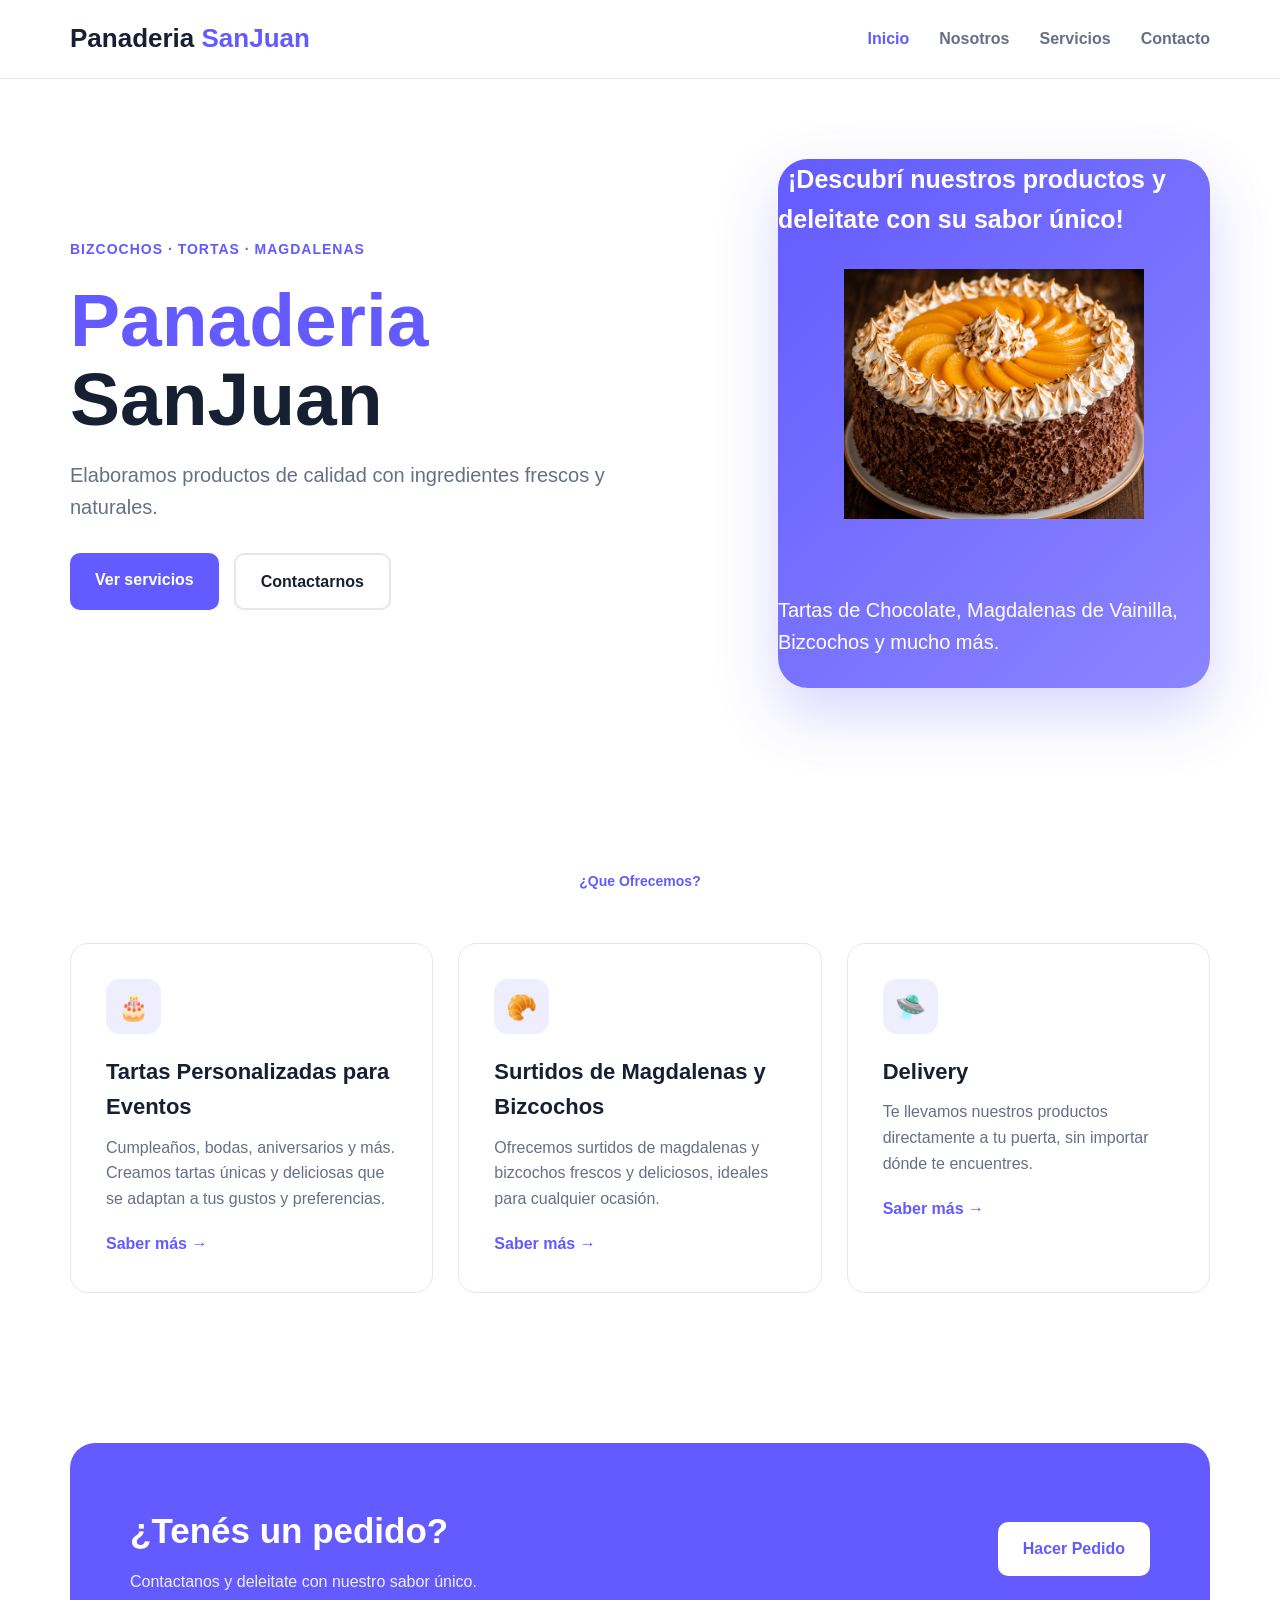
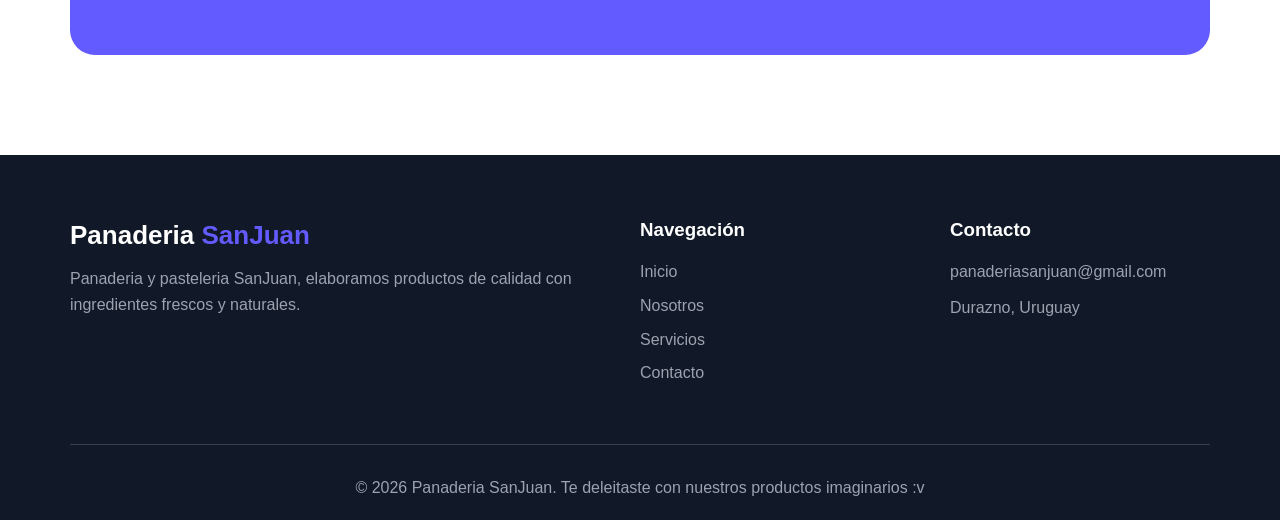
<file: index.html>
<!DOCTYPE html>
<html>
<!DOCTYPE html>
<html lang="es">

<head>
    <meta charset="UTF-8">
    <meta name="viewport" content="width=device-width, initial-scale=1.0">
    <link rel="shortcut icon" href="assets/favicon.ico" type="image/x-icon">   
    <meta name="description"
          content="Panaderia y pasteleria SanJuan, elaboramos productos de calidad con ingredientes frescos y naturales.">

    <title>Panaderia SanJuan | Inicio</title>

    <link rel="stylesheet" href="css/styles.css">
</head>

<body>

    <!-- ================= HEADER ================= -->

    <header class="header">

        <nav class="navbar">

            <a href="index.html" class="logo">
                Panaderia<span> SanJuan</span>
            </a>

            <button class="menu-btn" id="menuBtn">
                ☰
            </button>

            <ul class="menu" id="menu">

                <li>
                    <a href="index.html" class="activo">
                        Inicio
                    </a>
                </li>

                <li>
                    <a href="nosotros.html">
                        Nosotros
                    </a>
                </li>

                <li>
                    <a href="servicios.html">
                        Servicios
                    </a>
                </li>

                <li>
                    <a href="contacto.html">
                        Contacto
                    </a>
                </li>

            </ul>

        </nav>

    </header>


    <!-- ================= HERO ================= -->

    <main>

        <section class="hero">

            <div class="hero-contenido">

                <span class="etiqueta">
                    BIZCOCHOS · TORTAS · MAGDALENAS
                </span>

                <h1>
                   <span>Panaderia</span> SanJuan 
                </h1>

                <p>
                    Elaboramos productos de calidad con ingredientes frescos y naturales.
                </p>

                <div class="hero-botones">

                    <a href="servicios.html" class="btn btn-principal">
                        Ver servicios
                    </a>

                    <a href="contacto.html" class="btn btn-secundario">
                        Contactarnos
                    </a>

                </div>

            </div>

            <div class="hero-card">

                <div class="codigo">
                    <strong> ¡Descubrí nuestros productos y deleitate con su sabor único!</strong>
                </div>

                <div class="hero-icon">
                    <img src="assets/presentation.png" width="300" height="250">
                </div>

                <p>
                Tartas de Chocolate, Magdalenas de Vainilla, Bizcochos y mucho más.     
                </p>

            </div>

        </section>


        <!-- ================= SERVICIOS DESTACADOS ================= -->

        <section class="seccion">

            <div class="titulo-seccion">
            <span>¿Que Ofrecemos?</span>
            </div>


            <div class="tarjetas">

                <article class="tarjeta">

                    <div class="icono">
                        🎂
                    </div>

                    <h3>
                        Tartas Personalizadas para Eventos
                    </h3>

                    <p>
                        Cumpleaños, bodas, aniversarios y más. Creamos tartas únicas y deliciosas que se adaptan a tus gustos y preferencias.
                    </p>

                    <a href="servicios.html">
                        Saber más →
                    </a>

                </article>


                <article class="tarjeta">

                    <div class="icono">
                        🥐
                    </div>

                    <h3>
                        Surtidos de Magdalenas y Bizcochos
                    </h3>

                    <p>
                        Ofrecemos surtidos de magdalenas y bizcochos frescos y deliciosos, ideales para cualquier ocasión.
                    </p>

                    <a href="servicios.html">
                        Saber más →
                    </a>

                </article>


                <article class="tarjeta">

                    <div class="icono">
                        🛸
                    </div>

                    <h3>
                        Delivery
                    </h3>

                    <p>
                      Te llevamos nuestros productos directamente a tu puerta, sin importar dónde te encuentres.
                    </p>

                    <a href="servicios.html">
                        Saber más →
                    </a>

                </article>

            </div>

        </section>


        <!-- ================= CTA ================= -->

        <section class="cta">

            <div>

                <h2>
                    ¿Tenés un pedido?
                </h2>

                <p>
                   Contactanos y deleitate con nuestro sabor único.
                </p>

            </div>

            <a href="contacto.html" class="btn btn-blanco">
                Hacer Pedido
            </a>

        </section>

    </main>


    <!-- ================= FOOTER ================= -->

    <footer class="footer">

        <div class="footer-contenido">

            <div>

                <a href="index.html" class="logo">
                    Panaderia<span> SanJuan</span>
                </a>

                <p>
                Panaderia y pasteleria SanJuan, elaboramos productos de calidad con ingredientes frescos y naturales.
                </p>

            </div>


            <div>

                <h3>
                    Navegación
                </h3>

                <a href="index.html">Inicio</a>
                <a href="nosotros.html">Nosotros</a>
                <a href="servicios.html">Servicios</a>
                <a href="contacto.html">Contacto</a>

            </div>


            <div>

                <h3>
                    Contacto
                </h3>

                <p>
                    panaderiasanjuan@gmail.com
                </p>

                <p>
                    Durazno, Uruguay
                </p>

            </div>

        </div>


        <div class="copyright">

            <p>
                © 2026 Panaderia SanJuan. Te deleitaste con nuestros productos imaginarios :v
            </p>

        </div>

    </footer>


    <script src="js/script.js"></script>

</body>

</html>
<!DOCTYPE>
</file>
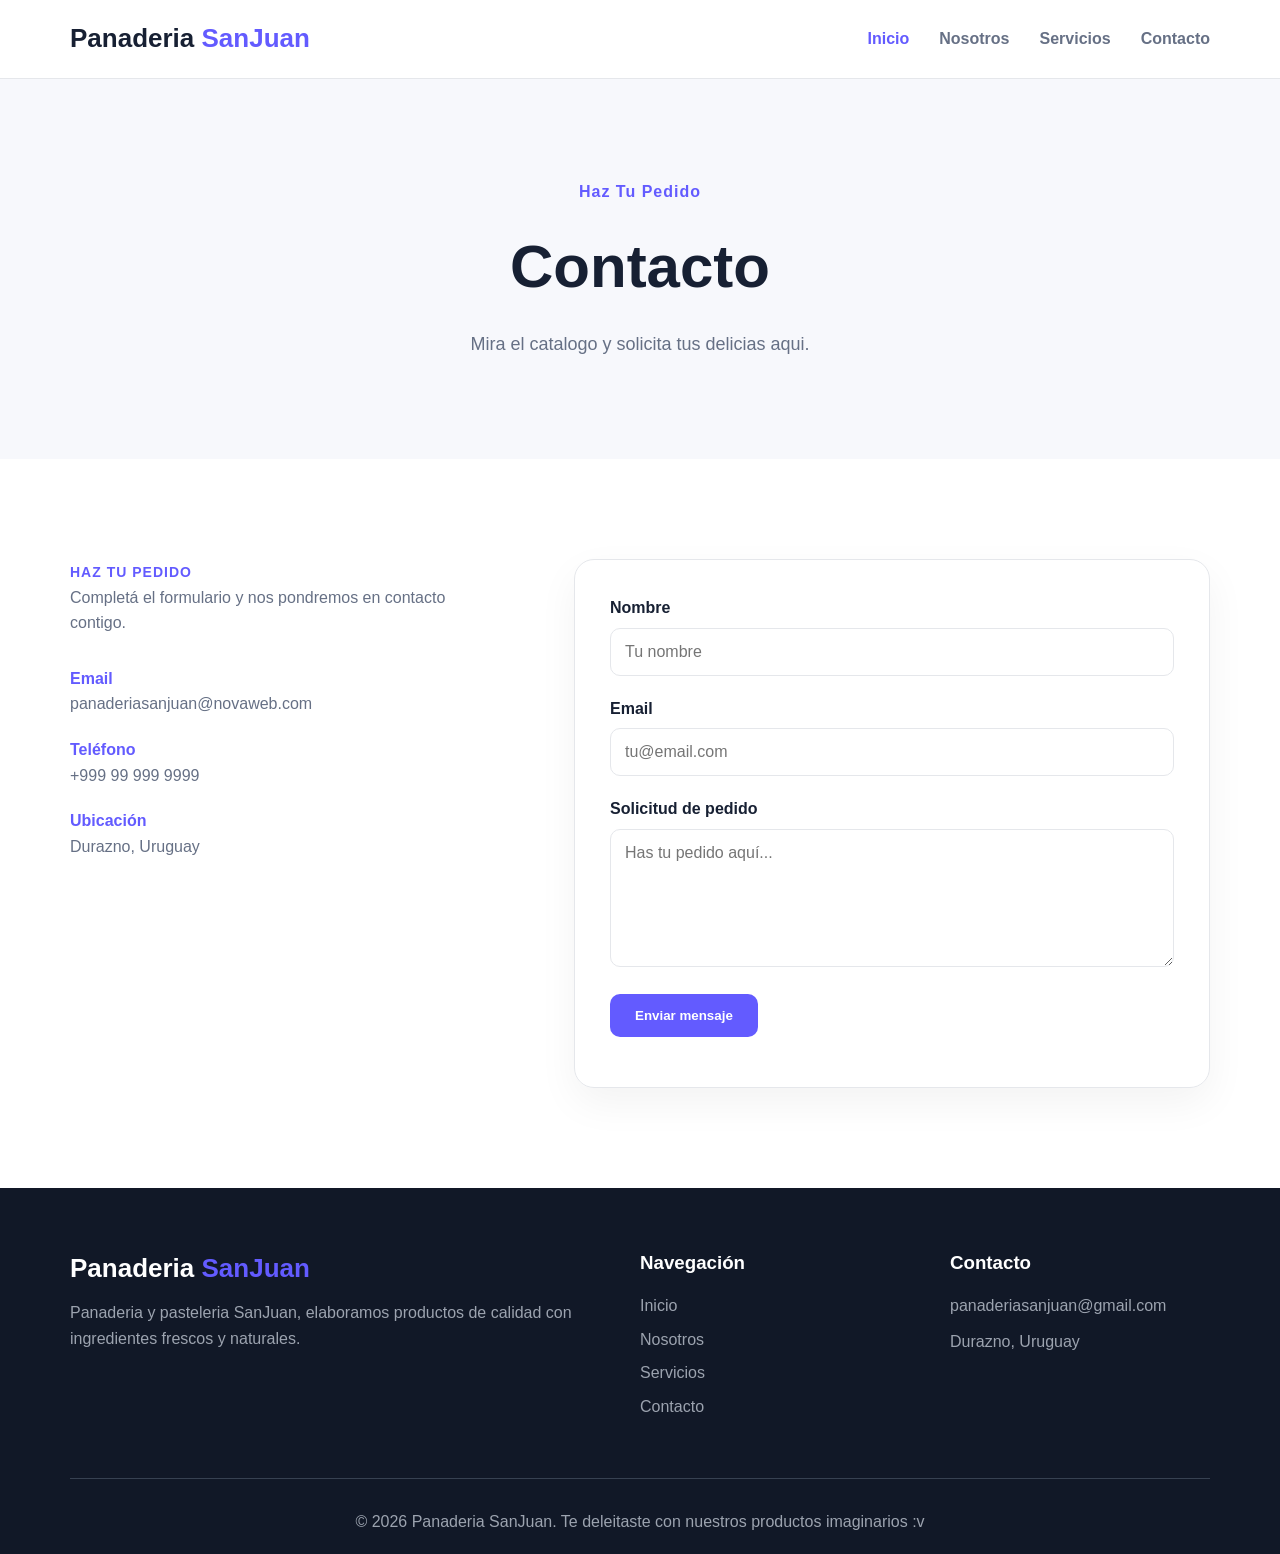
<file: contacto.html>
<!DOCTYPE html>
<html lang="es">

<head>
    <meta charset="UTF-8">
    <meta name="viewport" content="width=device-width, initial-scale=1.0">
    <link rel="shortcut icon" href="assets/favicon.ico" type="image/x-icon">   
    <meta name="description"
          content="Panaderia y pasteleria SanJuan, elaboramos productos de calidad con ingredientes frescos y naturales.">

    <title>Panaderia SanJuan | Inicio</title>

    <link rel="stylesheet" href="css/styles.css">
</head>

<body>


   <!-- ================= HEADER ================= -->

    <header class="header">

        <nav class="navbar">

            <a href="index.html" class="logo">
                Panaderia<span> SanJuan</span>
            </a>

            <button class="menu-btn" id="menuBtn">
                ☰
            </button>

            <ul class="menu" id="menu">

                <li>
                    <a href="index.html" class="activo">
                        Inicio
                    </a>
                </li>

                <li>
                    <a href="nosotros.html">
                        Nosotros
                    </a>
                </li>

                <li>
                    <a href="servicios.html">
                        Servicios
                    </a>
                </li>

                <li>
                    <a href="contacto.html">
                        Contacto
                    </a>
                </li>

            </ul>

        </nav>

    </header>


    <main>

        <section class="hero-interno">

            <span>
               Haz Tu Pedido
            </span>

            <h1>
                Contacto
            </h1>

            <p>
                Mira el catalogo y solicita tus delicias aqui.
            </p>

        </section>


        <section class="seccion">

            <div class="contacto">

                <!-- INFORMACIÓN -->

                <div class="contacto-info">

                    <span class="etiqueta">
                        HAZ TU PEDIDO
                    </span>

                    <p>
                        Completá el formulario y nos pondremos
                        en contacto contigo.
                    </p>

                    <div class="dato">

                        <strong>
                            Email
                        </strong>

                        <span>
                            panaderiasanjuan@novaweb.com
                        </span>

                    </div>


                    <div class="dato">

                        <strong>
                            Teléfono
                        </strong>

                        <span>
                            +999 99 999 9999
                        </span>

                    </div>


                    <div class="dato">

                        <strong>
                            Ubicación
                        </strong>

                        <span>
                            Durazno, Uruguay
                        </span>

                    </div>

                </div>


                <!-- FORMULARIO -->

                <form id="formContacto"
                      class="formulario">

                    <div class="campo">

                        <label for="nombre">
                            Nombre
                        </label>

                        <input
                            type="text"
                            id="nombre"
                            name="nombre"
                            placeholder="Tu nombre"
                            required
                        >

                    </div>


                    <div class="campo">

                        <label for="email">
                            Email
                        </label>

                        <input
                            type="email"
                            id="email"
                            name="email"
                            placeholder="tu@email.com"
                            required
                        >

                    </div>


                    <div class="campo">

                        <label for="mensaje">
                            Solicitud de pedido
                        </label>

                        <textarea
                            id="mensaje"
                            name="mensaje"
                            rows="6"
                            placeholder="Has tu pedido aquí..."
                            required
                        ></textarea>

                    </div>


                    <button
                        type="submit"
                        class="btn btn-principal">
                        Enviar mensaje
                    </button>


                    <p
                        id="mensajeFormulario"
                        class="mensaje-formulario">
                    </p>

                </form>

            </div>

        </section>

    </main>


    <!-- ================= FOOTER ================= -->

    <footer class="footer">

        <div class="footer-contenido">

            <div>

                <a href="index.html" class="logo">
                    Panaderia<span> SanJuan</span>
                </a>

                <p>
                Panaderia y pasteleria SanJuan, elaboramos productos de calidad con ingredientes frescos y naturales.
                </p>

            </div>


            <div>

                <h3>
                    Navegación
                </h3>

                <a href="index.html">Inicio</a>
                <a href="nosotros.html">Nosotros</a>
                <a href="servicios.html">Servicios</a>
                <a href="contacto.html">Contacto</a>

            </div>


            <div>

                <h3>
                    Contacto
                </h3>

                <p>
                    panaderiasanjuan@gmail.com
                </p>

                <p>
                    Durazno, Uruguay
                </p>

            </div>

        </div>


        <div class="copyright">

            <p>
                © 2026 Panaderia SanJuan. Te deleitaste con nuestros productos imaginarios :v
            </p>

        </div>

    </footer>


    <script src="js/script.js"></script>

</body>

</html>
</file>
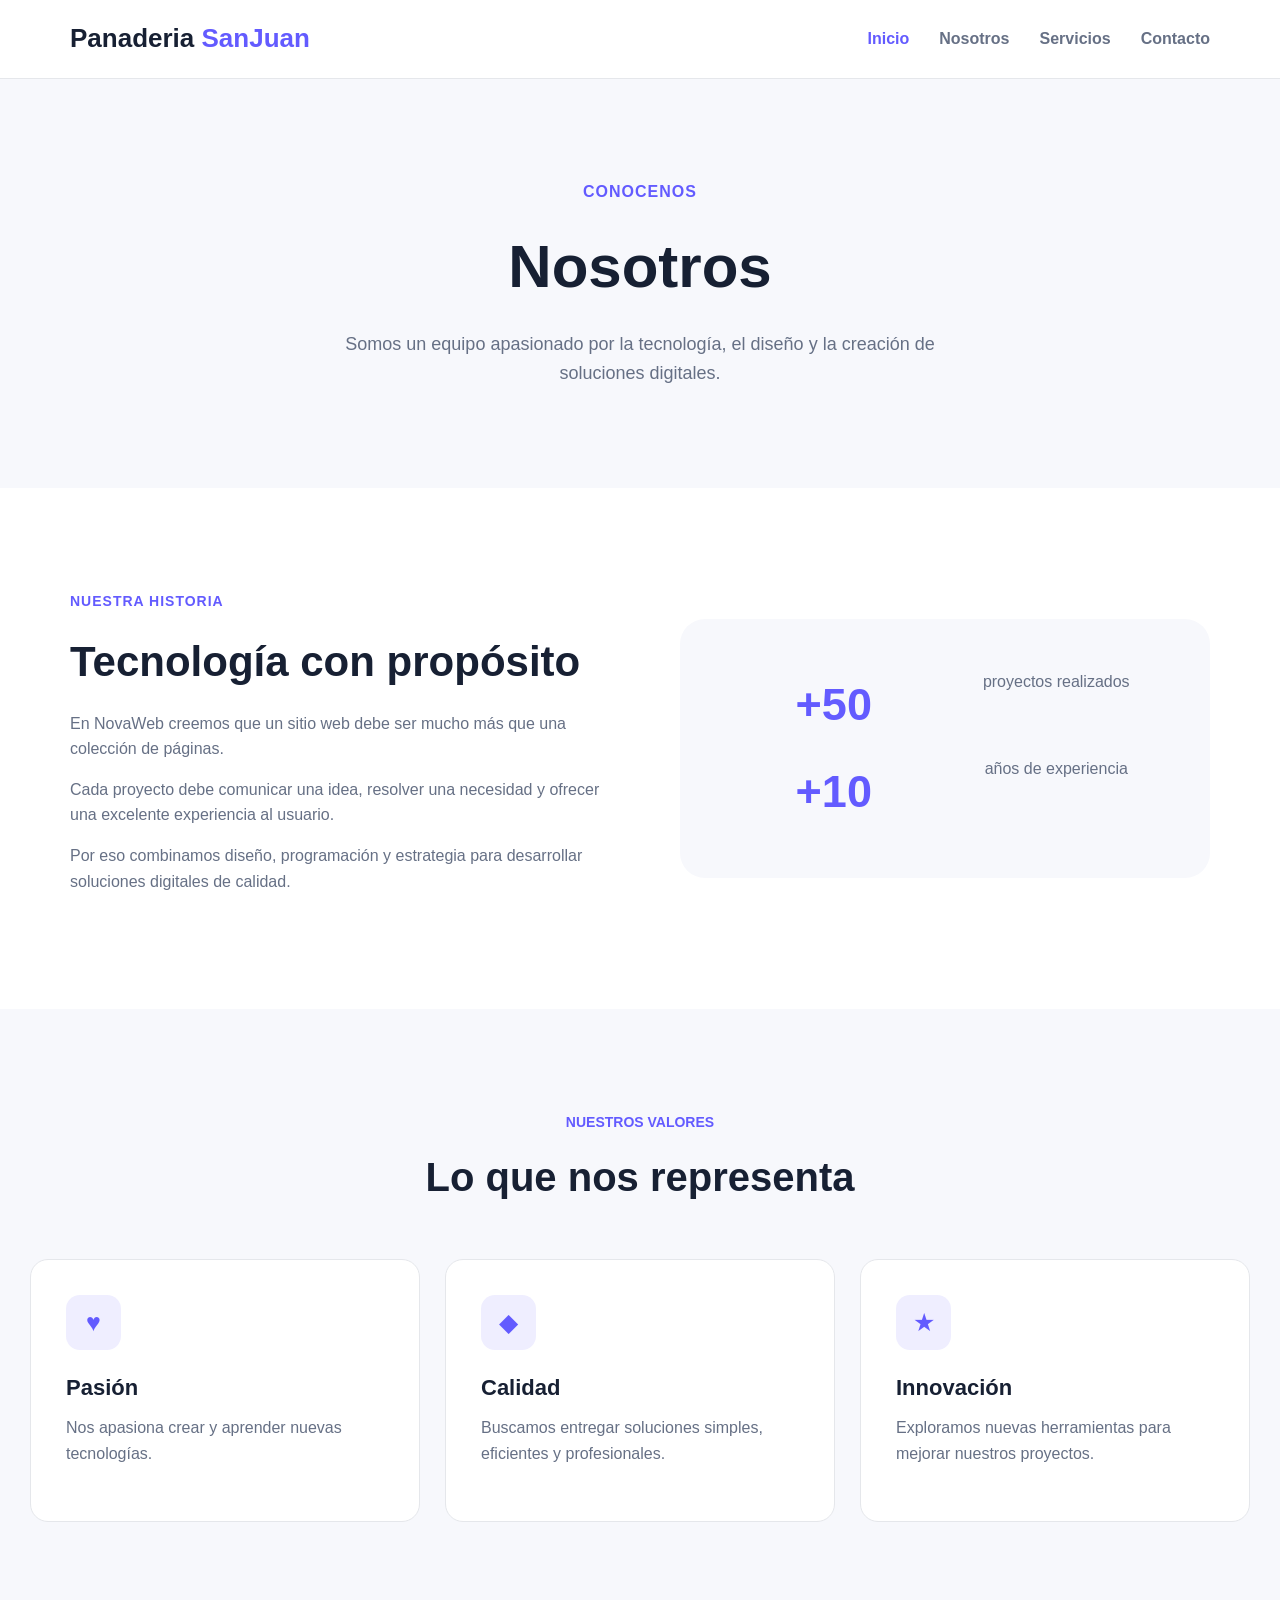
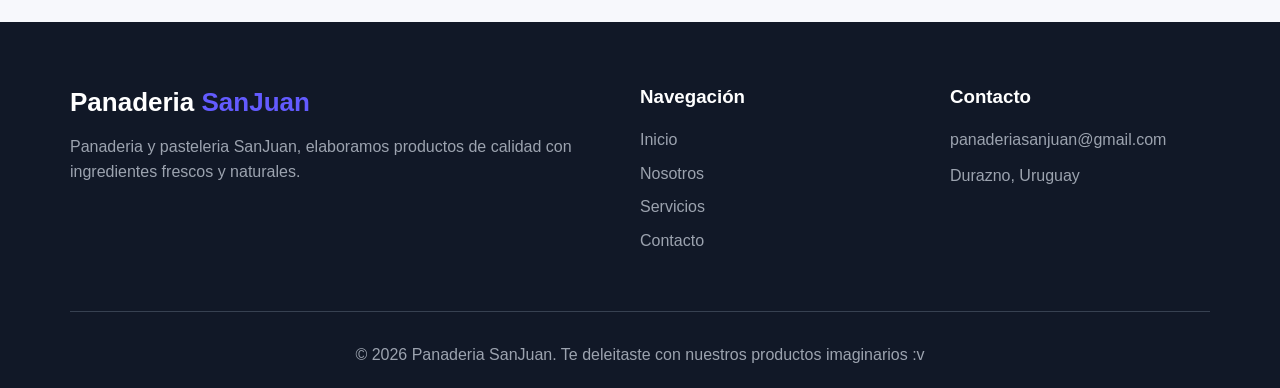
<file: nosotros.html>
<!DOCTYPE html>
<html lang="es">

<head>
    <meta charset="UTF-8">
    <meta name="viewport" content="width=device-width, initial-scale=1.0">
    <link rel="shortcut icon" href="assets/favicon.ico" type="image/x-icon">   
    <meta name="description"
          content="Panaderia y pasteleria SanJuan, elaboramos productos de calidad con ingredientes frescos y naturales.">

    <title>Panaderia SanJuan | Inicio</title>

    <link rel="stylesheet" href="css/styles.css">
</head>

<body>


    <!-- ================= HEADER ================= -->

    <header class="header">

        <nav class="navbar">

            <a href="index.html" class="logo">
                Panaderia<span> SanJuan</span>
            </a>

            <button class="menu-btn" id="menuBtn">
                ☰
            </button>

            <ul class="menu" id="menu">

                <li>
                    <a href="index.html" class="activo">
                        Inicio
                    </a>
                </li>

                <li>
                    <a href="nosotros.html">
                        Nosotros
                    </a>
                </li>

                <li>
                    <a href="servicios.html">
                        Servicios
                    </a>
                </li>

                <li>
                    <a href="contacto.html">
                        Contacto
                    </a>
                </li>

            </ul>

        </nav>

    </header>


    <main>

        <!-- HERO INTERNO -->

        <section class="hero-interno">

            <span>
                CONOCENOS
            </span>

            <h1>
                Nosotros
            </h1>

            <p>
                Somos un equipo apasionado por la tecnología,
                el diseño y la creación de soluciones digitales.
            </p>

        </section>


        <!-- CONTENIDO -->

        <section class="seccion">

            <div class="contenido-dos-columnas">

                <div>

                    <span class="etiqueta">
                        NUESTRA HISTORIA
                    </span>

                    <h2>
                        Tecnología con propósito
                    </h2>

                    <p>
                        En NovaWeb creemos que un sitio web debe
                        ser mucho más que una colección de páginas.
                    </p>

                    <p>
                        Cada proyecto debe comunicar una idea,
                        resolver una necesidad y ofrecer una
                        excelente experiencia al usuario.
                    </p>

                    <p>
                        Por eso combinamos diseño, programación
                        y estrategia para desarrollar soluciones
                        digitales de calidad.
                    </p>

                </div>


                <div class="numero-card">

                    <strong>
                        +50
                    </strong>

                    <span>
                        proyectos realizados
                    </span>

                    <strong>
                        +10
                    </strong>

                    <span>
                        años de experiencia
                    </span>

                </div>

            </div>

        </section>


        <!-- VALORES -->

        <section class="seccion fondo-claro">

            <div class="titulo-seccion">

                <span>
                    NUESTROS VALORES
                </span>

                <h2>
                    Lo que nos representa
                </h2>

            </div>


            <div class="tarjetas">

                <article class="tarjeta">

                    <div class="icono">
                        ♥
                    </div>

                    <h3>
                        Pasión
                    </h3>

                    <p>
                        Nos apasiona crear y aprender nuevas
                        tecnologías.
                    </p>

                </article>


                <article class="tarjeta">

                    <div class="icono">
                        ◆
                    </div>

                    <h3>
                        Calidad
                    </h3>

                    <p>
                        Buscamos entregar soluciones simples,
                        eficientes y profesionales.
                    </p>

                </article>


                <article class="tarjeta">

                    <div class="icono">
                        ★
                    </div>

                    <h3>
                        Innovación
                    </h3>

                    <p>
                        Exploramos nuevas herramientas para
                        mejorar nuestros proyectos.
                    </p>

                </article>

            </div>

        </section>

    </main>


     <!-- ================= FOOTER ================= -->

    <footer class="footer">

        <div class="footer-contenido">

            <div>

                <a href="index.html" class="logo">
                    Panaderia<span> SanJuan</span>
                </a>

                <p>
                Panaderia y pasteleria SanJuan, elaboramos productos de calidad con ingredientes frescos y naturales.
                </p>

            </div>


            <div>

                <h3>
                    Navegación
                </h3>

                <a href="index.html">Inicio</a>
                <a href="nosotros.html">Nosotros</a>
                <a href="servicios.html">Servicios</a>
                <a href="contacto.html">Contacto</a>

            </div>


            <div>

                <h3>
                    Contacto
                </h3>

                <p>
                    panaderiasanjuan@gmail.com
                </p>

                <p>
                    Durazno, Uruguay
                </p>

            </div>

        </div>


        <div class="copyright">

            <p>
                © 2026 Panaderia SanJuan. Te deleitaste con nuestros productos imaginarios :v
            </p>

        </div>

    </footer>


    <script src="js/script.js"></script>

</body>

</html>
</file>
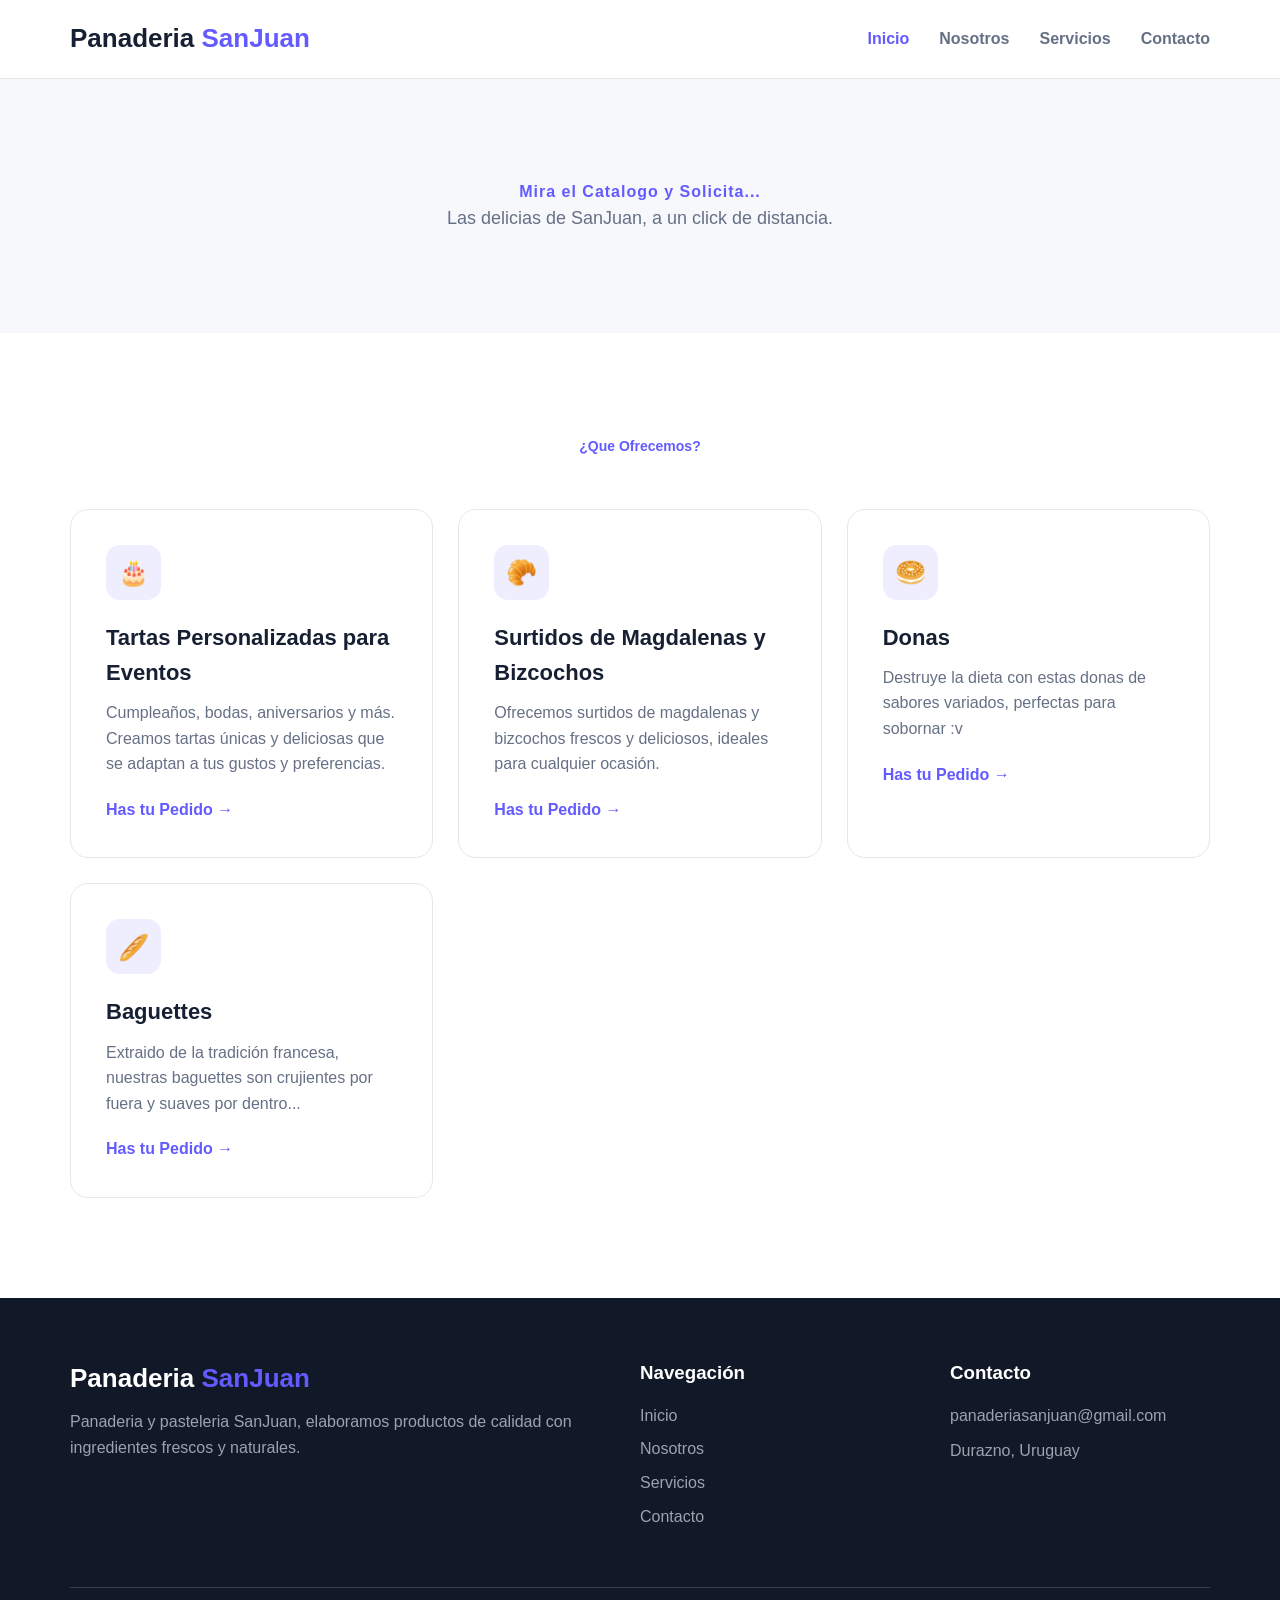
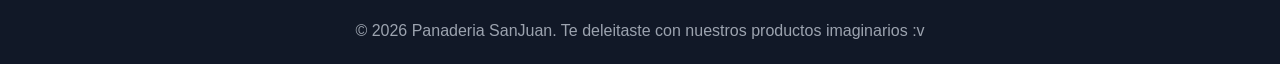
<file: servicios.html>
<!DOCTYPE html>
<html lang="es">

<head>
    <meta charset="UTF-8">
    <meta name="viewport" content="width=device-width, initial-scale=1.0">
    <link rel="shortcut icon" href="assets/favicon.ico" type="image/x-icon">   
    <meta name="description"
          content="Panaderia y pasteleria SanJuan, elaboramos productos de calidad con ingredientes frescos y naturales.">

    <title>Panaderia SanJuan | Inicio</title>

    <link rel="stylesheet" href="css/styles.css">
</head>

<body>


  <!-- ================= HEADER ================= -->

    <header class="header">

        <nav class="navbar">

            <a href="index.html" class="logo">
                Panaderia<span> SanJuan</span>
            </a>

            <button class="menu-btn" id="menuBtn">
                ☰
            </button>

            <ul class="menu" id="menu">

                <li>
                    <a href="index.html" class="activo">
                        Inicio
                    </a>
                </li>

                <li>
                    <a href="nosotros.html">
                        Nosotros
                    </a>
                </li>

                <li>
                    <a href="servicios.html">
                        Servicios
                    </a>
                </li>

                <li>
                    <a href="contacto.html">
                        Contacto
                    </a>
                </li>

            </ul>

        </nav>

    </header>


    <main>

        <section class="hero-interno">

            <span>
                Mira el Catalogo y Solicita...
            </span>

            

            <p>
               Las delicias de SanJuan, a un click de distancia.
            </p>

        </section>


        <section class="seccion">

            <div class="titulo-seccion">
            <span>¿Que Ofrecemos?</span>
            </div>


            <div class="tarjetas">

                <article class="tarjeta">

                    <div class="icono">
                        🎂
                    </div>

                    <h3>
                        Tartas Personalizadas para Eventos
                    </h3>

                    <p>
                        Cumpleaños, bodas, aniversarios y más. Creamos tartas únicas y deliciosas que se adaptan a tus gustos y preferencias.
                    </p>

                    <a href="contacto.html">
                        Has tu Pedido →
                    </a>

                </article>


                <article class="tarjeta">

                    <div class="icono">
                        🥐
                    </div>

                    <h3>
                        Surtidos de Magdalenas y Bizcochos
                    </h3>

                    <p>
                        Ofrecemos surtidos de magdalenas y bizcochos frescos y deliciosos, ideales para cualquier ocasión.
                    </p>

                    <a href="contacto.html">
                        Has tu Pedido →
                    </a>

                </article>

                <article class="tarjeta">

                    <div class="icono">
                        🥯
                    </div>

                    <h3>
                        Donas
                    </h3>

                    <p>
                      Destruye la dieta con estas donas de sabores variados, perfectas para sobornar :v
                    </p>

                    <a href="contacto.html">
                        Has tu Pedido →
                    </a>

                </article>

                <article class="tarjeta">

                    <div class="icono">
                        🥖
                    </div>

                    <h3>
                        Baguettes
                    </h3>

                    <p>
                        Extraido de la tradición francesa, nuestras baguettes son crujientes por fuera y suaves por dentro...
                    </p>

                    <a href="contacto.html">
                        Has tu Pedido →
                    </a>

                </article>

            </div>

        </section>

    </main>


      <!-- ================= FOOTER ================= -->

    <footer class="footer">

        <div class="footer-contenido">

            <div>

                <a href="index.html" class="logo">
                    Panaderia<span> SanJuan</span>
                </a>

                <p>
                Panaderia y pasteleria SanJuan, elaboramos productos de calidad con ingredientes frescos y naturales.
                </p>

            </div>


            <div>

                <h3>
                    Navegación
                </h3>

                <a href="index.html">Inicio</a>
                <a href="nosotros.html">Nosotros</a>
                <a href="servicios.html">Servicios</a>
                <a href="contacto.html">Contacto</a>

            </div>


            <div>

                <h3>
                    Contacto
                </h3>

                <p>
                    panaderiasanjuan@gmail.com
                </p>

                <p>
                    Durazno, Uruguay
                </p>

            </div>

        </div>


        <div class="copyright">

            <p>
                © 2026 Panaderia SanJuan. Te deleitaste con nuestros productos imaginarios :v
            </p>

        </div>

    </footer>

    <script src="js/script.js"></script>

</body>

</html>
</file>
<file: css/styles.css>
/* =========================================
   RESET
========================================= */

* {
    margin: 0;
    padding: 0;
    box-sizing: border-box;
}


html {
    scroll-behavior: smooth;
}


body {
    font-family: Arial, Helvetica, sans-serif;
    color: #172033;
    background: #ffffff;
    line-height: 1.6;
}


/* =========================================
   VARIABLES
========================================= */

:root {

    --primario: #635bff;
    --primario-oscuro: #4d46d8;

    --oscuro: #172033;

    --gris: #667085;

    --fondo: #f7f8fc;

    --blanco: #ffffff;

    --borde: #e5e7eb;

}


/* =========================================
   LINKS
========================================= */

a {
    text-decoration: none;
    color: inherit;
}


/* =========================================
   HEADER
========================================= */

.header {
    background: var(--blanco);
    border-bottom: 1px solid var(--borde);
    position: sticky;
    top: 0;
    z-index: 1000;
}


.navbar {
    max-width: 1200px;
    margin: auto;

    padding: 18px 30px;

    display: flex;
    align-items: center;
    justify-content: space-between;
}


.logo {
    font-size: 26px;
    font-weight: 800;
}


.logo span {
    color: var(--primario);
}


.menu {
    display: flex;
    gap: 30px;
    list-style: none;
}


.menu a {
    color: var(--gris);
    font-weight: 600;
    transition: 0.3s;
}


.menu a:hover,
.menu a.activo {
    color: var(--primario);
}


.menu-btn {
    display: none;

    border: none;
    background: transparent;

    font-size: 28px;
    cursor: pointer;
}


/* =========================================
   HERO
========================================= */

.hero {
    max-width: 1200px;
    margin: auto;

    min-height: 650px;

    padding: 80px 30px;

    display: grid;
    grid-template-columns: 1.2fr 0.8fr;

    gap: 60px;

    align-items: center;
}


.etiqueta {
    color: var(--primario);
    font-weight: 700;
    font-size: 14px;
    letter-spacing: 1px;
}


.hero h1 {
    font-size: clamp(45px, 6vw, 75px);
    line-height: 1.05;

    margin: 20px 0;
}


.hero h1 span {
    color: var(--primario);
}


.hero p {
    font-size: 20px;
    color: var(--gris);

    max-width: 600px;

    margin-bottom: 30px;
}


.hero-botones {
    display: flex;
    gap: 15px;
    flex-wrap: wrap;
}


/* =========================================
   BOTONES
========================================= */

.btn {
    display: inline-block;

    padding: 14px 25px;

    border-radius: 10px;

    font-weight: 700;

    transition: 0.3s;

    cursor: pointer;

    border: none;
}


.btn-principal {
    background: var(--primario);
    color: white;
}


.btn-principal:hover {
    background: var(--primario-oscuro);
    transform: translateY(-2px);
}


.btn-secundario {
    border: 2px solid var(--borde);
}


.btn-secundario:hover {
    border-color: var(--primario);
    color: var(--primario);
}


.btn-blanco {
    background: white;
    color: var(--primario);
}


/* =========================================
   HERO CARD
========================================= */

.hero-card {
    min-height: 350px;

    background:
        linear-gradient(
            135deg,
            #635bff,
            #8b85ff
        );

    border-radius: 30px;

    color: white;

    display: flex;
    flex-direction: column;

    align-items: center;
    justify-content: center;

    box-shadow: 0 25px 60px rgba(99, 91, 255, 0.25);
}


.codigo {
    font-size: 25px;
}


.codigo strong {
    margin: 0 10px;
}


.hero-icon {
    font-size: 100px;
    font-weight: bold;

    margin: 30px 0;
}


.hero-card p {
    color: white;
}


/* =========================================
   SECCIONES
========================================= */

.seccion {
    max-width: 1200px;

    margin: auto;

    padding: 100px 30px;
}


.fondo-claro {
    max-width: none;
    background: var(--fondo);
}


.titulo-seccion {
    text-align: center;
    max-width: 700px;
    margin: 0 auto 50px;
}


.titulo-seccion > span {
    color: var(--primario);
    font-weight: bold;
    font-size: 14px;
}


.titulo-seccion h2 {
    font-size: 40px;
    margin: 10px 0;
}


.titulo-seccion p {
    color: var(--gris);
}


/* =========================================
   TARJETAS
========================================= */

.tarjetas {
    display: grid;

    grid-template-columns:
        repeat(3, 1fr);

    gap: 25px;
}


.tarjeta {
    background: white;

    padding: 35px;

    border: 1px solid var(--borde);

    border-radius: 18px;

    transition: 0.3s;
}


.tarjeta:hover {
    transform: translateY(-8px);

    box-shadow:
        0 20px 40px rgba(0, 0, 0, 0.08);
}


.icono {
    width: 55px;
    height: 55px;

    border-radius: 14px;

    background: #efeeff;

    color: var(--primario);

    display: flex;
    align-items: center;
    justify-content: center;

    font-size: 25px;

    margin-bottom: 20px;
}


.tarjeta h3 {
    font-size: 22px;
    margin-bottom: 10px;
}


.tarjeta p {
    color: var(--gris);
    margin-bottom: 20px;
}


.tarjeta a {
    color: var(--primario);
    font-weight: bold;
}


/* =========================================
   CTA
========================================= */

.cta {
    max-width: 1140px;

    margin: 50px auto 100px;

    padding: 60px;

    border-radius: 25px;

    background: var(--primario);

    color: white;

    display: flex;

    align-items: center;

    justify-content: space-between;

    gap: 30px;
}


.cta h2 {
    font-size: 35px;
}


.cta p {
    margin-top: 10px;
    opacity: 0.9;
}


/* =========================================
   HERO INTERNO
========================================= */

.hero-interno {
    text-align: center;

    padding: 100px 30px;

    background: var(--fondo);
}


.hero-interno span {
    color: var(--primario);

    font-weight: bold;

    letter-spacing: 1px;
}


.hero-interno h1 {
    font-size: 60px;

    margin: 15px 0;
}


.hero-interno p {
    max-width: 650px;

    margin: auto;

    color: var(--gris);

    font-size: 18px;
}


/* =========================================
   DOS COLUMNAS
========================================= */

.contenido-dos-columnas {
    display: grid;

    grid-template-columns: 1fr 1fr;

    gap: 80px;

    align-items: center;
}


.contenido-dos-columnas h2 {
    font-size: 42px;

    margin: 15px 0;
}


.contenido-dos-columnas p {
    color: var(--gris);

    margin-bottom: 15px;
}


.numero-card {
    background: var(--fondo);

    padding: 50px;

    border-radius: 25px;

    display: grid;

    grid-template-columns: 1fr 1fr;

    gap: 15px;

    text-align: center;
}


.numero-card strong {
    font-size: 45px;
    color: var(--primario);
}


.numero-card span {
    color: var(--gris);
}


/* =========================================
   LISTA
========================================= */

.lista {
    list-style: none;
    margin-top: 20px;
}


.lista li {
    padding: 8px 0;

    border-bottom: 1px solid var(--borde);
}


.lista li::before {
    content: "✓";

    color: var(--primario);

    font-weight: bold;

    margin-right: 10px;
}


/* =========================================
   CONTACTO
========================================= */

.contacto {
    display: grid;

    grid-template-columns: 0.8fr 1.2fr;

    gap: 80px;
}


.contacto-info h2 {
    font-size: 40px;

    margin: 15px 0;
}


.contacto-info > p {
    color: var(--gris);

    margin-bottom: 30px;
}


.dato {
    display: flex;

    flex-direction: column;

    margin-bottom: 20px;
}


.dato strong {
    color: var(--primario);
}


.dato span {
    color: var(--gris);
}


/* =========================================
   FORMULARIO
========================================= */

.formulario {
    padding: 35px;

    border: 1px solid var(--borde);

    border-radius: 20px;

    box-shadow:
        0 15px 40px rgba(0, 0, 0, 0.05);
}


.campo {
    margin-bottom: 20px;
}


.campo label {
    display: block;

    font-weight: bold;

    margin-bottom: 7px;
}


.campo input,
.campo textarea {
    width: 100%;

    padding: 14px;

    border: 1px solid var(--borde);

    border-radius: 10px;

    font-family: inherit;

    font-size: 16px;

    outline: none;

    transition: 0.3s;
}


.campo input:focus,
.campo textarea:focus {
    border-color: var(--primario);

    box-shadow:
        0 0 0 3px rgba(99, 91, 255, 0.1);
}


.campo textarea {
    resize: vertical;
}


.mensaje-formulario {
    margin-top: 15px;

    font-weight: bold;
}


/* =========================================
   FOOTER
========================================= */

.footer {
    background: #111827;

    color: white;

    padding: 60px 30px 20px;
}


.footer-contenido {
    max-width: 1140px;

    margin: auto;

    display: grid;

    grid-template-columns:
        2fr 1fr 1fr;

    gap: 50px;
}


.footer .logo {
    color: white;
}


.footer p {
    color: #9ca3af;

    margin-top: 10px;
}


.footer h3 {
    margin-bottom: 15px;
}


.footer-contenido > div:nth-child(2) a {
    display: block;

    color: #9ca3af;

    margin: 8px 0;
}


.footer-contenido > div:nth-child(2) a:hover {
    color: white;
}


.copyright {
    max-width: 1140px;

    margin: 50px auto 0;

    padding-top: 20px;

    border-top: 1px solid #374151;

    text-align: center;
}


/* =========================================
   RESPONSIVE
========================================= */

@media (max-width: 800px) {

    .menu-btn {
        display: block;
    }


    .menu {
        position: absolute;

        top: 70px;
        left: 0;

        width: 100%;

        background: white;

        display: none;

        flex-direction: column;

        padding: 20px 30px;

        border-bottom: 1px solid var(--borde);
    }


    .menu.mostrar {
        display: flex;
    }


    .hero {
        grid-template-columns: 1fr;

        text-align: center;
    }


    .hero p {
        margin-left: auto;
        margin-right: auto;
    }


    .hero-botones {
        justify-content: center;
    }


    .tarjetas {
        grid-template-columns: 1fr;
    }


    .contenido-dos-columnas {
        grid-template-columns: 1fr;
    }


    .contacto {
        grid-template-columns: 1fr;
    }


    .cta {
        margin-left: 20px;
        margin-right: 20px;

        flex-direction: column;

        text-align: center;
    }


    .footer-contenido {
        grid-template-columns: 1fr;
    }


    .hero-interno h1 {
        font-size: 45px;
    }

}


@media (max-width: 500px) {

    .navbar {
        padding: 15px 20px;
    }


    .hero {
        padding: 60px 20px;
    }


    .hero h1 {
        font-size: 43px;
    }


    .seccion {
        padding: 70px 20px;
    }


    .titulo-seccion h2 {
        font-size: 32px;
    }


    .hero-card {
        min-height: 280px;
    }


    .hero-icon {
        font-size: 70px;
    }


    .formulario {
        padding: 25px;
    }

}
</file>
